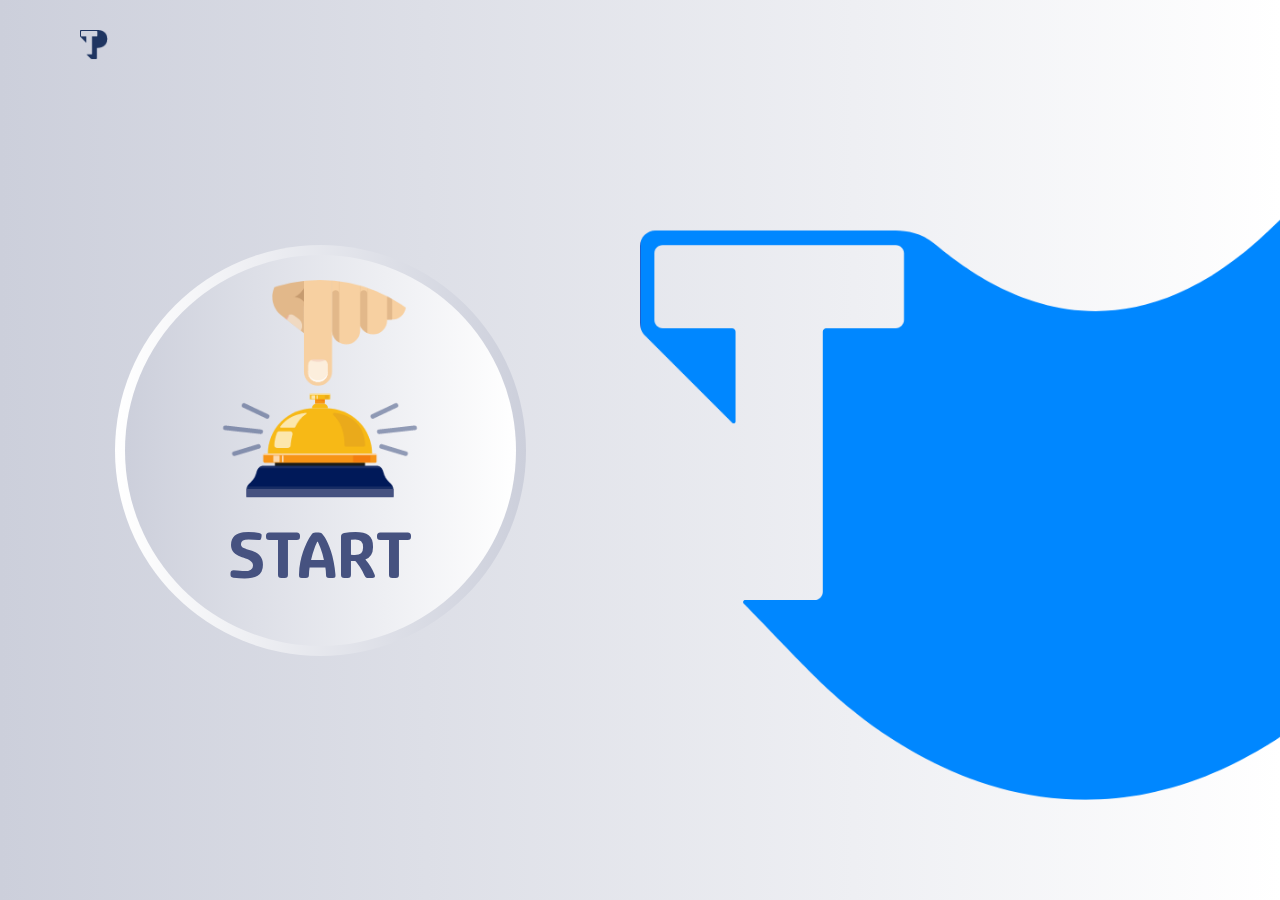
<file: index.html>
<!doctype html>
<html>
<head>
<title>Pureba teleperformance</title>
<meta name="description" content="Our first page">
<meta name="keywords" content="html tutorial template">
<link rel="stylesheet" href="styles/main.css">
<link rel="stylesheet" href="styles/fonts/stylesheet.css">
<link rel="stylesheet" href="styles/icons/style.css">
<script src="https://ajax.googleapis.com/ajax/libs/jquery/3.5.1/jquery.min.js"></script>
<script src="js/index.js"></script>
<link rel="stylesheet" href="https://cdnjs.cloudflare.com/ajax/libs/animate.css/4.1.1/animate.min.css"/>
</head>
<body>
    <div class="container">
        <div class="container__logo">
            <img src="imgs/TP.png" class="container__logo__img">
        </div>
        <section class="container__start" id="one">
            <a class="container__start__button" id="target">
                <div class="container__start__button__color">
                    <img src="imgs/imgStart.png" class="container__start__button__color__img">
                    <h1 class="container__start__button__color__title">START</h1>
                </div>
            </a>
            <div class="container__start__banner" id="banner_one">
                <img src="imgs/blue wave1.png" class="container__start__banner__img">
            </div>
        </section>

        <section class="container__btnStart" id="two">
            <a class="container__btnStart__button" id="botton_two">
                <h1 class="container__btnStart__button__text">Types of hotels and bnbs. <span class="icon-play container__btnStart__button__text__icon"></span></h1>
            </a>
            <div class="container__btnStart__background" id="banner_two"></div>
        </section>

        <section class="container__map" id="three">
            <div class="container__map__container" id="mapThree">
                <img src="imgs/map.png" class="container__map__container__img">
                <img src="imgs/marker.png" class="container__map__container__marker marker" style="left: 17%;top: 24%;" id="1">
                <img src="imgs/marker.png" class="container__map__container__marker marker" style="left: 19%;top: 34%;" id="2">
                <img src="imgs/marker.png" class="container__map__container__marker marker" style="left: 29%;top: 29%;" id="3">
                <img src="imgs/marker.png" class="container__map__container__marker marker" style="left: 22%;top: 46%;" id="4">
                <img src="imgs/marker.png" class="container__map__container__marker marker" style="left: 29%;top: 55%;" id="5">
                <img src="imgs/marker.png" class="container__map__container__marker marker" style="left: 35%;top: 65%;" id="6">
                <img src="imgs/marker.png" class="container__map__container__marker marker" style="left: 31%;top: 75%;" id="7">
                <img src="imgs/marker.png" class="container__map__container__marker marker" style="left: 43%;top: 46%;" id="8">
                <img src="imgs/marker.png" class="container__map__container__marker marker" style="left: 51%;top: 72%;" id="9">
                <img src="imgs/marker.png" class="container__map__container__marker marker" style="left: 45%;top: 36%;" id="10">
                <img src="imgs/marker.png" class="container__map__container__marker marker" style="left: 51%;top: 35%;" id="11">
                <img src="imgs/marker.png" class="container__map__container__marker marker" style="left: 49%;top: 23%;" id="12">
                <img src="imgs/marker.png" class="container__map__container__marker marker" style="left: 54%;top: 24%;" id="13">
                <img src="imgs/marker.png" class="container__map__container__marker marker" style="left: 59%;top: 46%;" id="14">
                <img src="imgs/marker.png" class="container__map__container__marker marker" style="left: 73%;top: 36%;" id="15">
                <img src="imgs/marker.png" class="container__map__container__marker marker" style="left: 81%;top: 74%;" id="16">
            </div>

            <div class="container__map__alert" id="alertThree">
                <h3 class="container__map__alert__text">Click on each icon to check the different type of hotels and B&Bs. </h3>
                <a class="button__round container__map__alert__button" id="alertHide">
                    <span class="icon-playFiled"></span>
                </a>
            </div>

            <div class="container__map__info" id="infoThree">
                <div class="container__map__info__header">
                    <h1 class="container__map__info__header__title" id="infoTitle">titlw</h1>
                    <a class="button__round container__map__info__header__button" id="infoHide">
                        <span class="icon-playFiled"></span>
                    </a>
                </div>
                <div class="container__map__info__body">
                    <div class="container__map__info__body__image">
                        <img src="imgs/hotels/hotel_1.png" class="container__map__info__body__image__img" id="infoImage">
                    </div>
                    <div class="container__map__info__body__text">
                        <p id="infoContent">
                            A condo hotel, also known as a condotel, hotel condo or a contel, is 
                            a building which is legally a condominium but which is operated as a hotel, offering short term rentals, and which maintains a front desk. Condo hotels are typically high-rise buildings developed and operated as luxury hotels, usually in major cities and resorts.
                        </p>
                    </div>
                </div>
            </div>

        </section>
    </div>

</body>
</html>
</file>
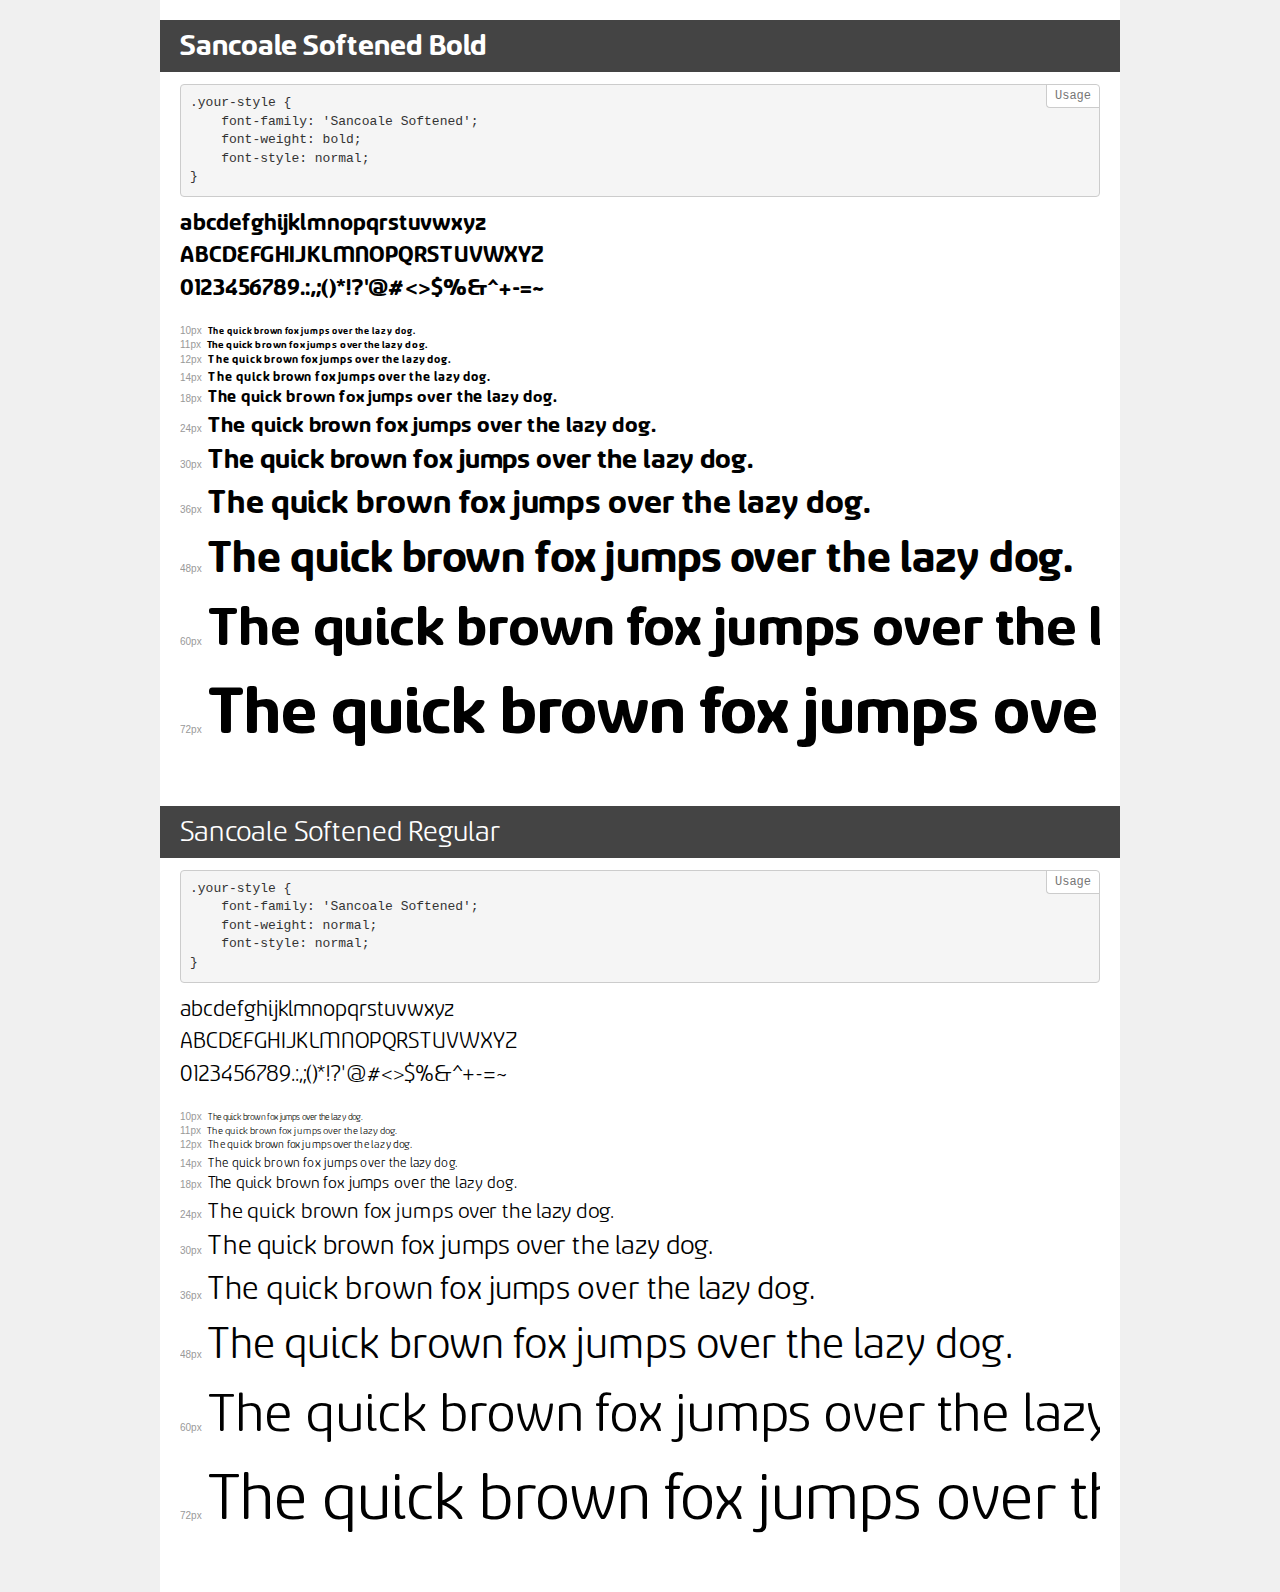
<file: styles/fonts/demo.html>
<!DOCTYPE html>
<html lang="en">
<head>
    <meta charset="utf-8">
    <meta http-equiv="X-UA-Compatible" content="IE=edge">
    <meta name="viewport" content="width=device-width, initial-scale=1">
    <meta name="robots" content="noindex, noarchive">
    <meta name="format-detection" content="telephone=no">
    <title>Transfonter demo</title>
    <link href="stylesheet.css" rel="stylesheet">
    <style>
        /*
        http://meyerweb.com/eric/tools/css/reset/
        v2.0 | 20110126
        License: none (public domain)
        */
        html, body, div, span, applet, object, iframe,
        h1, h2, h3, h4, h5, h6, p, blockquote, pre,
        a, abbr, acronym, address, big, cite, code,
        del, dfn, em, img, ins, kbd, q, s, samp,
        small, strike, strong, sub, sup, tt, var,
        b, u, i, center,
        dl, dt, dd, ol, ul, li,
        fieldset, form, label, legend,
        table, caption, tbody, tfoot, thead, tr, th, td,
        article, aside, canvas, details, embed,
        figure, figcaption, footer, header, hgroup,
        menu, nav, output, ruby, section, summary,
        time, mark, audio, video {
            margin: 0;
            padding: 0;
            border: 0;
            font-size: 100%;
            font: inherit;
            vertical-align: baseline;
        }
        /* HTML5 display-role reset for older browsers */
        article, aside, details, figcaption, figure,
        footer, header, hgroup, menu, nav, section {
            display: block;
        }
        body {
            line-height: 1;
        }
        ol, ul {
            list-style: none;
        }
        blockquote, q {
            quotes: none;
        }
        blockquote:before, blockquote:after,
        q:before, q:after {
            content: '';
            content: none;
        }
        table {
            border-collapse: collapse;
            border-spacing: 0;
        }
        /* demo styles */
        body {
            background: #f0f0f0;
            color: #000;
        }
        .page {
            background: #fff;
            width: 920px;
            margin: 0 auto;
            padding: 20px 20px 0 20px;
            overflow: hidden;
        }
        .font-container {
            overflow-x: auto;
            overflow-y: hidden;
            margin-bottom: 40px;
            line-height: 1.3;
            white-space: nowrap;
            padding-bottom: 5px;
        }
        h1 {
            position: relative;
            background: #444;
            font-size: 32px;
            color: #fff;
            padding: 10px 20px;
            margin: 0 -20px 12px -20px;
        }
        .letters {
            font-size: 25px;
            margin-bottom: 20px;
        }
        .s10:before {
            content: '10px';
        }
        .s11:before {
            content: '11px';
        }
        .s12:before {
            content: '12px';
        }
        .s14:before {
            content: '14px';
        }
        .s18:before {
            content: '18px';
        }
        .s24:before {
            content: '24px';
        }
        .s30:before {
            content: '30px';
        }
        .s36:before {
            content: '36px';
        }
        .s48:before {
            content: '48px';
        }
        .s60:before {
            content: '60px';
        }
        .s72:before {
            content: '72px';
        }
        .s10:before, .s11:before, .s12:before, .s14:before,
        .s18:before, .s24:before, .s30:before, .s36:before,
        .s48:before, .s60:before, .s72:before {
            font-family: Arial, sans-serif;
            font-size: 10px;
            font-weight: normal;
            font-style: normal;
            color: #999;
            padding-right: 6px;
        }
        pre {
            display: block;
            position: relative;
            padding: 9px;
            margin: 0 0 10px;
            font-family: Monaco, Menlo, Consolas, "Courier New", monospace;
            font-size: 13px;
            line-height: 1.428571429;
            color: #333;
            font-weight: normal;
            font-style: normal;
            background-color: #f5f5f5;
            border: 1px solid #ccc;
            overflow-x: auto;
            border-radius: 4px;
        }
        pre:after {
            display: block;
            position: absolute;
            right: 0;
            top: 0;
            content: 'Usage';
            line-height: 1;
            padding: 5px 8px;
            font-size: 12px;
            color: #767676;
            background-color: #fff;
            border: 1px solid #ccc;
            border-right: none;
            border-top: none;
            border-radius: 0 4px 0 4px;
            z-index: 10;
        }
        /* responsive */
        @media (max-width: 959px) {
            .page {
                width: auto;
                margin: 0;
            }
        }
    </style>
</head>
<body>
<div class="page">
    <div class="demo">
        <h1 style="font-family: 'Sancoale Softened'; font-weight: bold; font-style: normal;">Sancoale Softened Bold</h1>
        <pre>.your-style {
    font-family: 'Sancoale Softened';
    font-weight: bold;
    font-style: normal;
}</pre>
        <div class="font-container" style="font-family: 'Sancoale Softened'; font-weight: bold; font-style: normal;">
            <p class="letters">
                abcdefghijklmnopqrstuvwxyz<br>
ABCDEFGHIJKLMNOPQRSTUVWXYZ<br>
                0123456789.:,;()*!?'@#<>$%&^+-=~
            </p>
            <p class="s10" style="font-size: 10px;">The quick brown fox jumps over the lazy dog.</p>
            <p class="s11" style="font-size: 11px;">The quick brown fox jumps over the lazy dog.</p>
            <p class="s12" style="font-size: 12px;">The quick brown fox jumps over the lazy dog.</p>
            <p class="s14" style="font-size: 14px;">The quick brown fox jumps over the lazy dog.</p>
            <p class="s18" style="font-size: 18px;">The quick brown fox jumps over the lazy dog.</p>
            <p class="s24" style="font-size: 24px;">The quick brown fox jumps over the lazy dog.</p>
            <p class="s30" style="font-size: 30px;">The quick brown fox jumps over the lazy dog.</p>
            <p class="s36" style="font-size: 36px;">The quick brown fox jumps over the lazy dog.</p>
            <p class="s48" style="font-size: 48px;">The quick brown fox jumps over the lazy dog.</p>
            <p class="s60" style="font-size: 60px;">The quick brown fox jumps over the lazy dog.</p>
            <p class="s72" style="font-size: 72px;">The quick brown fox jumps over the lazy dog.</p>
        </div>
    </div>
    <div class="demo">
        <h1 style="font-family: 'Sancoale Softened'; font-weight: normal; font-style: normal;">Sancoale Softened Regular</h1>
        <pre>.your-style {
    font-family: 'Sancoale Softened';
    font-weight: normal;
    font-style: normal;
}</pre>
        <div class="font-container" style="font-family: 'Sancoale Softened'; font-weight: normal; font-style: normal;">
            <p class="letters">
                abcdefghijklmnopqrstuvwxyz<br>
ABCDEFGHIJKLMNOPQRSTUVWXYZ<br>
                0123456789.:,;()*!?'@#<>$%&^+-=~
            </p>
            <p class="s10" style="font-size: 10px;">The quick brown fox jumps over the lazy dog.</p>
            <p class="s11" style="font-size: 11px;">The quick brown fox jumps over the lazy dog.</p>
            <p class="s12" style="font-size: 12px;">The quick brown fox jumps over the lazy dog.</p>
            <p class="s14" style="font-size: 14px;">The quick brown fox jumps over the lazy dog.</p>
            <p class="s18" style="font-size: 18px;">The quick brown fox jumps over the lazy dog.</p>
            <p class="s24" style="font-size: 24px;">The quick brown fox jumps over the lazy dog.</p>
            <p class="s30" style="font-size: 30px;">The quick brown fox jumps over the lazy dog.</p>
            <p class="s36" style="font-size: 36px;">The quick brown fox jumps over the lazy dog.</p>
            <p class="s48" style="font-size: 48px;">The quick brown fox jumps over the lazy dog.</p>
            <p class="s60" style="font-size: 60px;">The quick brown fox jumps over the lazy dog.</p>
            <p class="s72" style="font-size: 72px;">The quick brown fox jumps over the lazy dog.</p>
        </div>
    </div>
</div>
</body>
</html>
</file>
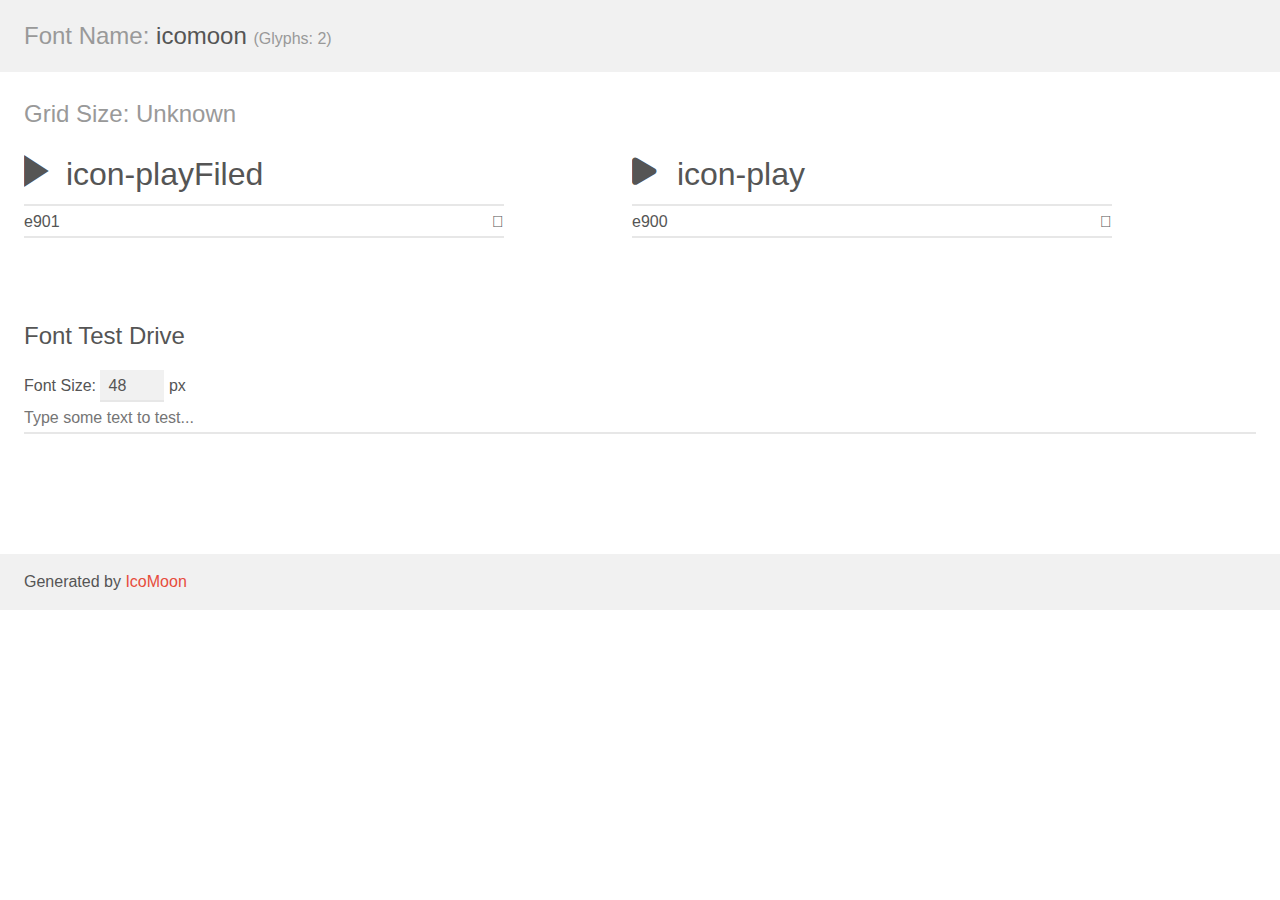
<file: styles/icons/demo.html>
<!doctype html>
<html>
<head>
    <meta charset="utf-8">
    <title>IcoMoon Demo</title>
    <meta name="description" content="An Icon Font Generated By IcoMoon.io">
    <meta name="viewport" content="width=device-width, initial-scale=1">
    <link rel="stylesheet" href="demo-files/demo.css">
    <link rel="stylesheet" href="style.css"></head>
<body>
    <div class="bgc1 clearfix">
        <h1 class="mhmm mvm"><span class="fgc1">Font Name:</span> icomoon <small class="fgc1">(Glyphs:&nbsp;2)</small></h1>
    </div>
    <div class="clearfix mhl ptl">
        <h1 class="mvm mtn fgc1">Grid Size: Unknown</h1>
        <div class="glyph fs1">
            <div class="clearfix bshadow0 pbs">
                <span class="icon-playFiled"></span>
                <span class="mls"> icon-playFiled</span>
            </div>
            <fieldset class="fs0 size1of1 clearfix hidden-false">
                <input type="text" readonly value="e901" class="unit size1of2" />
                <input type="text" maxlength="1" readonly value="&#xe901;" class="unitRight size1of2 talign-right" />
            </fieldset>
            <div class="fs0 bshadow0 clearfix hidden-true">
                <span class="unit pvs fgc1">liga: </span>
                <input type="text" readonly value="" class="liga unitRight" />
            </div>
        </div>
        <div class="glyph fs1">
            <div class="clearfix bshadow0 pbs">
                <span class="icon-play"></span>
                <span class="mls"> icon-play</span>
            </div>
            <fieldset class="fs0 size1of1 clearfix hidden-false">
                <input type="text" readonly value="e900" class="unit size1of2" />
                <input type="text" maxlength="1" readonly value="&#xe900;" class="unitRight size1of2 talign-right" />
            </fieldset>
            <div class="fs0 bshadow0 clearfix hidden-true">
                <span class="unit pvs fgc1">liga: </span>
                <input type="text" readonly value="" class="liga unitRight" />
            </div>
        </div>
    </div>

    <!--[if gt IE 8]><!-->
    <div class="mhl clearfix mbl">
        <h1>Font Test Drive</h1>
        <label>
            Font Size: <input id="fontSize" type="number" class="textbox0 mbm"
            min="8" value="48" />
            px
        </label>
        <input id="testText" type="text" class="phl size1of1 mvl"
        placeholder="Type some text to test..." value=""/>
        <div id="testDrive" class="icon-" style="font-family: icomoon">&nbsp;
        </div>
    </div>
    <!--<![endif]-->
    <div class="bgc1 clearfix">
        <p class="mhl">Generated by <a href="https://icomoon.io/app">IcoMoon</a></p>
    </div>

    <script src="demo-files/demo.js"></script>
</body>
</html>
</file>
<file: styles/main.css>
* {
  font-family: 'Sancoale Softened';
  -webkit-box-sizing: border-box;
          box-sizing: border-box;
}

body {
  display: block;
  position: absolute;
  width: 100%;
  height: 100%;
  padding: 0;
  margin: 0;
  overflow: hidden;
}

.container {
  background: -prefix-linear-gradient(left, #CCCFDB, #FFFFFF);
  background: -webkit-gradient(linear, left top, right top, from(#CCCFDB), to(#FFFFFF));
  background: linear-gradient(to right, #CCCFDB, #FFFFFF);
  height: 100%;
}

.container__logo {
  position: fixed;
  top: 30px;
  left: 80px;
}

.container__logo__img {
  height: 30px;
  width: auto;
}

.container__start {
  height: 100%;
  display: -ms-grid;
  display: grid;
  -ms-grid-columns: (1fr)[2];
      grid-template-columns: repeat(2, 1fr);
}

.container__start__button {
  height: 411px;
  width: 411px;
  background: -prefix-linear-gradient(left, #FFFFFF, #CCCFDB);
  background: -webkit-gradient(linear, left top, right top, from(#FFFFFF), to(#CCCFDB));
  background: linear-gradient(to right, #FFFFFF, #CCCFDB);
  padding: 10px;
  -ms-flex-item-align: center;
      -ms-grid-row-align: center;
      align-self: center;
  -ms-grid-column-align: center;
      justify-self: center;
  border-radius: 220px;
  -webkit-transition: 0.3s;
  transition: 0.3s;
  cursor: pointer;
}

.container__start__button:hover {
  height: 340px;
  width: 340px;
}

.container__start__button__color {
  height: 100%;
  background: -prefix-linear-gradient(left, #CCCFDB, #FFFFFF);
  background: -webkit-gradient(linear, left top, right top, from(#CCCFDB), to(#FFFFFF));
  background: linear-gradient(to right, #CCCFDB, #FFFFFF);
  border-radius: 200px;
  text-align: center;
}

.container__start__button__color__img {
  height: 75%;
  width: auto;
  margin-top: 25px;
}

.container__start__button__color__title {
  font-size: 72px;
  color: #465280;
  margin: 0;
  position: relative;
  top: -54px;
}

.container__start__banner {
  overflow: hidden;
  display: -ms-grid;
  display: grid;
}

.container__start__banner__img {
  height: 100%;
  width: auto;
  max-height: 800px;
}

.container__btnStart {
  height: 100%;
  width: 100%;
  display: -ms-grid;
  display: grid;
  -ms-grid-rows: (1fr)[3];
      grid-template-rows: repeat(3, 1fr);
}

.container__btnStart__button {
  -ms-grid-row: 2;
  -ms-grid-row-span: 1;
  grid-row: 2/3;
  -ms-flex-item-align: end;
      -ms-grid-row-align: end;
      align-self: end;
  -ms-grid-column-align: center;
      justify-self: center;
  background: #005AEB;
  border-radius: 60px;
  height: 120px;
  width: 100%;
  max-width: 850px;
  text-align: center;
  font-size: 40px;
  padding-top: 30px;
  color: #FFFFFF;
  -webkit-transition: 0.3s;
  transition: 0.3s;
  cursor: pointer;
  position: relative;
  z-index: 2;
}

.container__btnStart__button__text {
  margin: 0;
}

.container__btnStart__button__text__icon {
  font-size: 51px;
  color: #001959;
  position: relative;
  top: 5px;
  margin-left: 19px;
}

.container__btnStart__button:hover {
  background: #007864;
  -webkit-transition: 0.3s;
  transition: 0.3s;
  height: 92px;
  max-width: 660px;
  font-size: 32px;
  padding-top: 20px;
}

.container__btnStart__button:hover span {
  font-size: 41px;
  color: #F7B916;
}

.container__btnStart__background {
  position: absolute;
  left: 0;
  top: 0;
  width: 100%;
  height: 100%;
  background-image: url("../imgs/background.png");
  background-size: auto;
  background-position: bottom;
  background-repeat: no-repeat;
}

.container__map {
  display: -ms-grid;
  display: grid;
  height: 100%;
  width: 100%;
  position: relative;
  z-index: 3;
}

.container__map__container {
  width: 100%;
  max-width: 1400px;
  -ms-flex-item-align: center;
      -ms-grid-row-align: center;
      align-self: center;
  -ms-grid-column-align: center;
      justify-self: center;
  position: relative;
}

.container__map__container__img {
  width: 100%;
}

.container__map__container__marker {
  position: absolute;
  width: 36px;
  height: 46px;
  cursor: pointer;
}

.container__map__alert {
  position: fixed;
  width: 514px;
  height: 190px;
  background: #FFFFFF;
  bottom: 150px;
  right: 80px;
  -webkit-box-shadow: 0px 0px 14px #00000047;
          box-shadow: 0px 0px 14px #00000047;
  padding: 25px;
}

.container__map__alert__text {
  font-weight: normal;
  font-size: 30px;
  color: #465280;
  margin: 0;
}

.container__map__alert__button {
  position: absolute;
  bottom: 15px;
}

.container__map__info {
  position: absolute;
  background: #fff;
  -webkit-box-shadow: 0px 0px 14px #00000047;
          box-shadow: 0px 0px 14px #00000047;
  width: 557px;
  height: 557px;
  right: 175px;
  bottom: 100px;
  padding: 15px;
  z-index: 10;
  display: none;
}

.container__map__info__header {
  display: -ms-grid;
  display: grid;
  -ms-grid-columns: auto 30px;
      grid-template-columns: auto 30px;
}

.container__map__info__header__title {
  color: #001959;
  font-size: 45px;
  margin: 0;
}

.container__map__info__header__button {
  -ms-flex-item-align: center;
      -ms-grid-row-align: center;
      align-self: center;
}

.container__map__info__body {
  margin-top: 15px;
}

.container__map__info__body__image {
  width: 100%;
  height: 293px;
}

.container__map__info__body__image__img {
  width: 100%;
  height: auto;
}

.container__map__info__body__text {
  font-size: 23px;
  font-weight: normal;
  color: #465280;
}

.button__round {
  height: 30px;
  width: 30px;
  background: #005AEB;
  color: #FFFFFF;
  display: block;
  padding-left: 9px;
  border-radius: 15px;
  padding-top: 7px;
  cursor: pointer;
}

.button__round:hover {
  background-color: #F7B916;
}

#two {
  display: none;
}

#three {
  display: none;
}
/*# sourceMappingURL=main.css.map */
</file>
<file: styles/fonts/stylesheet.css>
@font-face {
    font-family: 'Sancoale Softened';
    src: url('SancoaleSoftenedBold.woff2') format('woff2'),
        url('SancoaleSoftenedBold.woff') format('woff');
    font-weight: bold;
    font-style: normal;
    font-display: swap;
}

@font-face {
    font-family: 'Sancoale Softened';
    src: url('SancoaleSoftenedRegular.woff2') format('woff2'),
        url('SancoaleSoftenedRegular.woff') format('woff');
    font-weight: normal;
    font-style: normal;
    font-display: swap;
}
</file>
<file: styles/icons/style.css>
@font-face {
  font-family: 'icomoon';
  src:  url('fonts/icomoon.eot?18c7z6');
  src:  url('fonts/icomoon.eot?18c7z6#iefix') format('embedded-opentype'),
    url('fonts/icomoon.ttf?18c7z6') format('truetype'),
    url('fonts/icomoon.woff?18c7z6') format('woff'),
    url('fonts/icomoon.svg?18c7z6#icomoon') format('svg');
  font-weight: normal;
  font-style: normal;
  font-display: block;
}

[class^="icon-"], [class*=" icon-"] {
  /* use !important to prevent issues with browser extensions that change fonts */
  font-family: 'icomoon' !important;
  speak: never;
  font-style: normal;
  font-weight: normal;
  font-variant: normal;
  text-transform: none;
  line-height: 1;

  /* Better Font Rendering =========== */
  -webkit-font-smoothing: antialiased;
  -moz-osx-font-smoothing: grayscale;
}

.icon-playFiled:before {
  content: "\e901";
}
.icon-play:before {
  content: "\e900";
}
</file>
<file: styles/icons/demo-files/demo.css>
body {
  padding: 0;
  margin: 0;
  font-family: sans-serif;
  font-size: 1em;
  line-height: 1.5;
  color: #555;
  background: #fff;
}
h1 {
  font-size: 1.5em;
  font-weight: normal;
}
small {
  font-size: .66666667em;
}
a {
  color: #e74c3c;
  text-decoration: none;
}
a:hover, a:focus {
  box-shadow: 0 1px #e74c3c;
}
.bshadow0, input {
  box-shadow: inset 0 -2px #e7e7e7;
}
input:hover {
  box-shadow: inset 0 -2px #ccc;
}
input, fieldset {
  font-family: sans-serif;
  font-size: 1em;
  margin: 0;
  padding: 0;
  border: 0;
}
input {
  color: inherit;
  line-height: 1.5;
  height: 1.5em;
  padding: .25em 0;
}
input:focus {
  outline: none;
  box-shadow: inset 0 -2px #449fdb;
}
.glyph {
  font-size: 16px;
  width: 15em;
  padding-bottom: 1em;
  margin-right: 4em;
  margin-bottom: 1em;
  float: left;
  overflow: hidden;
}
.liga {
  width: 80%;
  width: calc(100% - 2.5em);
}
.talign-right {
  text-align: right;
}
.talign-center {
  text-align: center;
}
.bgc1 {
  background: #f1f1f1;
}
.fgc1 {
  color: #999;
}
.fgc0 {
  color: #000;
}
p {
  margin-top: 1em;
  margin-bottom: 1em;
}
.mvm {
  margin-top: .75em;
  margin-bottom: .75em;
}
.mtn {
  margin-top: 0;
}
.mtl, .mal {
  margin-top: 1.5em;
}
.mbl, .mal {
  margin-bottom: 1.5em;
}
.mal, .mhl {
  margin-left: 1.5em;
  margin-right: 1.5em;
}
.mhmm {
  margin-left: 1em;
  margin-right: 1em;
}
.mls {
  margin-left: .25em;
}
.ptl {
  padding-top: 1.5em;
}
.pbs, .pvs {
  padding-bottom: .25em;
}
.pvs, .pts {
  padding-top: .25em;
}
.unit {
  float: left;
}
.unitRight {
  float: right;
}
.size1of2 {
  width: 50%;
}
.size1of1 {
  width: 100%;
}
.clearfix:before, .clearfix:after {
  content: " ";
  display: table;
}
.clearfix:after {
  clear: both;
}
.hidden-true {
  display: none;
}
.textbox0 {
  width: 3em;
  background: #f1f1f1;
  padding: .25em .5em;
  line-height: 1.5;
  height: 1.5em;
}
#testDrive {
  display: block;
  padding-top: 24px;
  line-height: 1.5;
}
.fs0 {
  font-size: 16px;
}
.fs1 {
  font-size: 32px;
}
</file>
